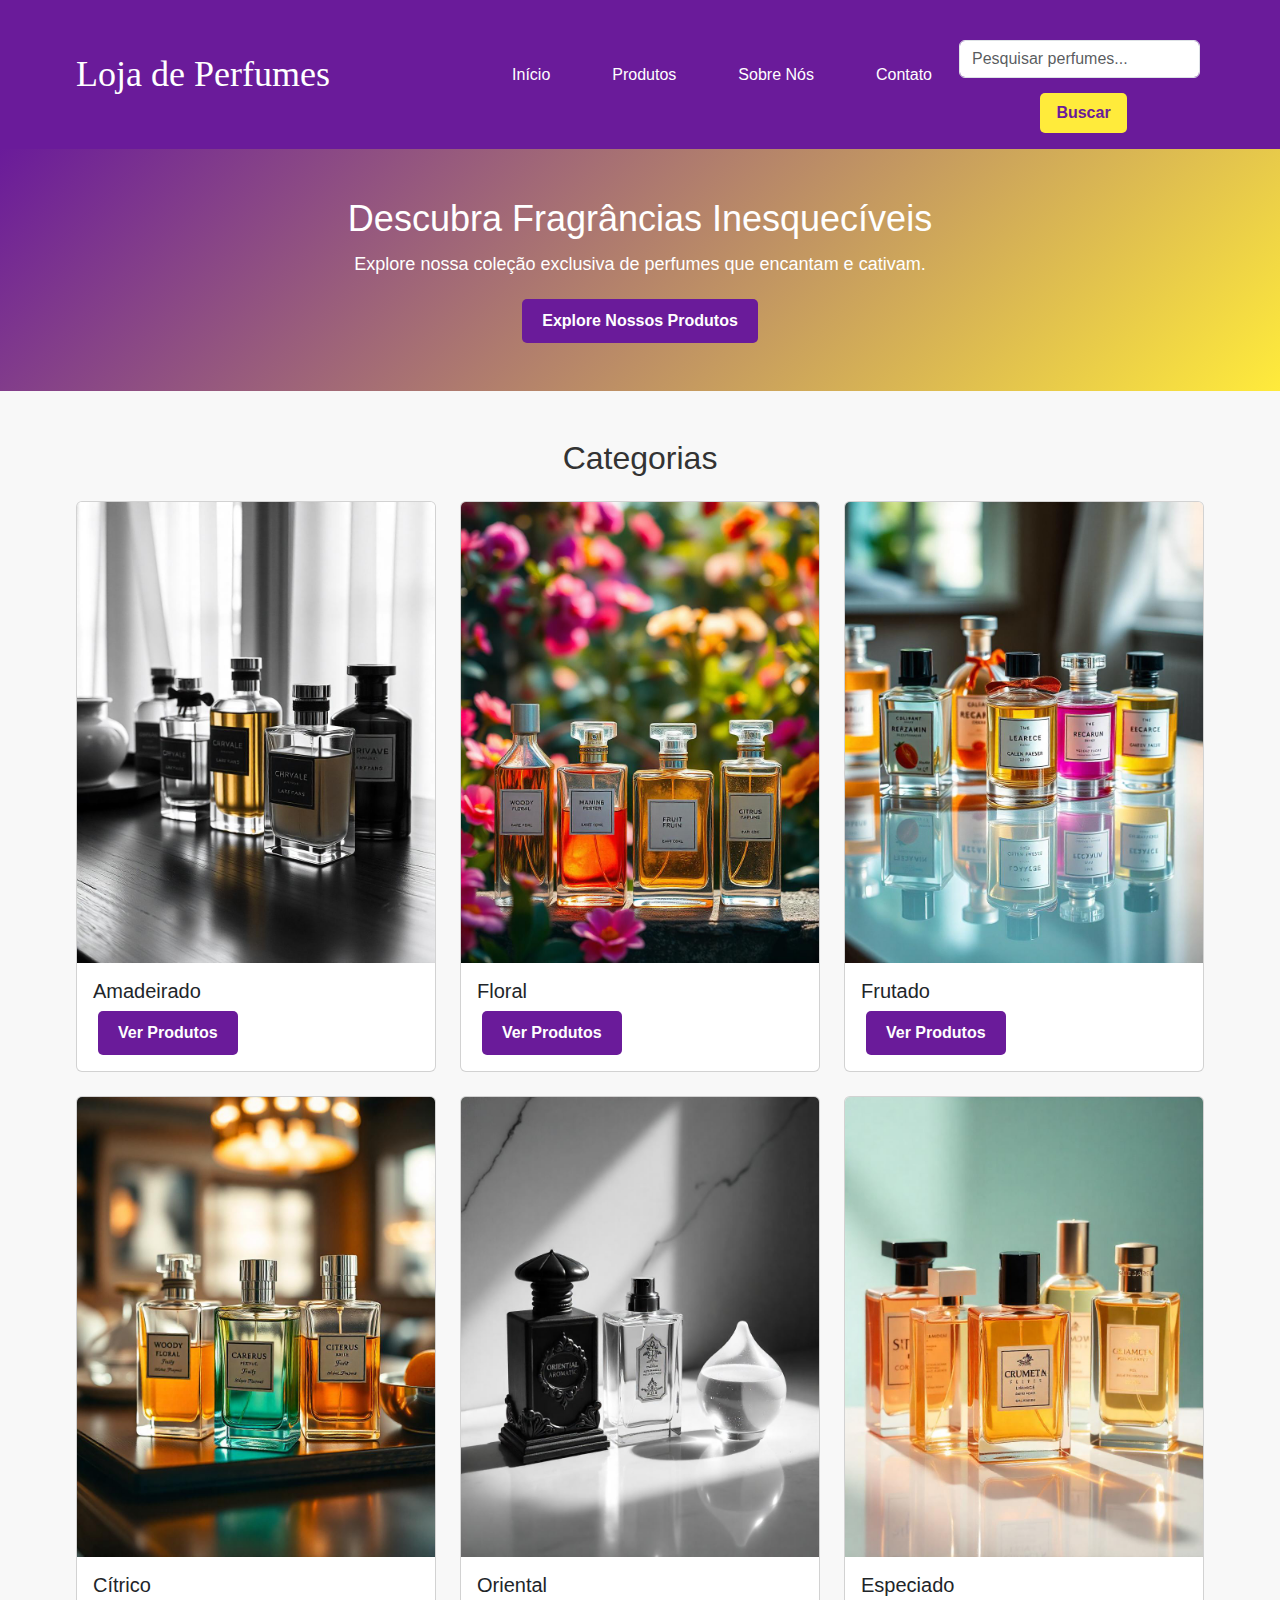
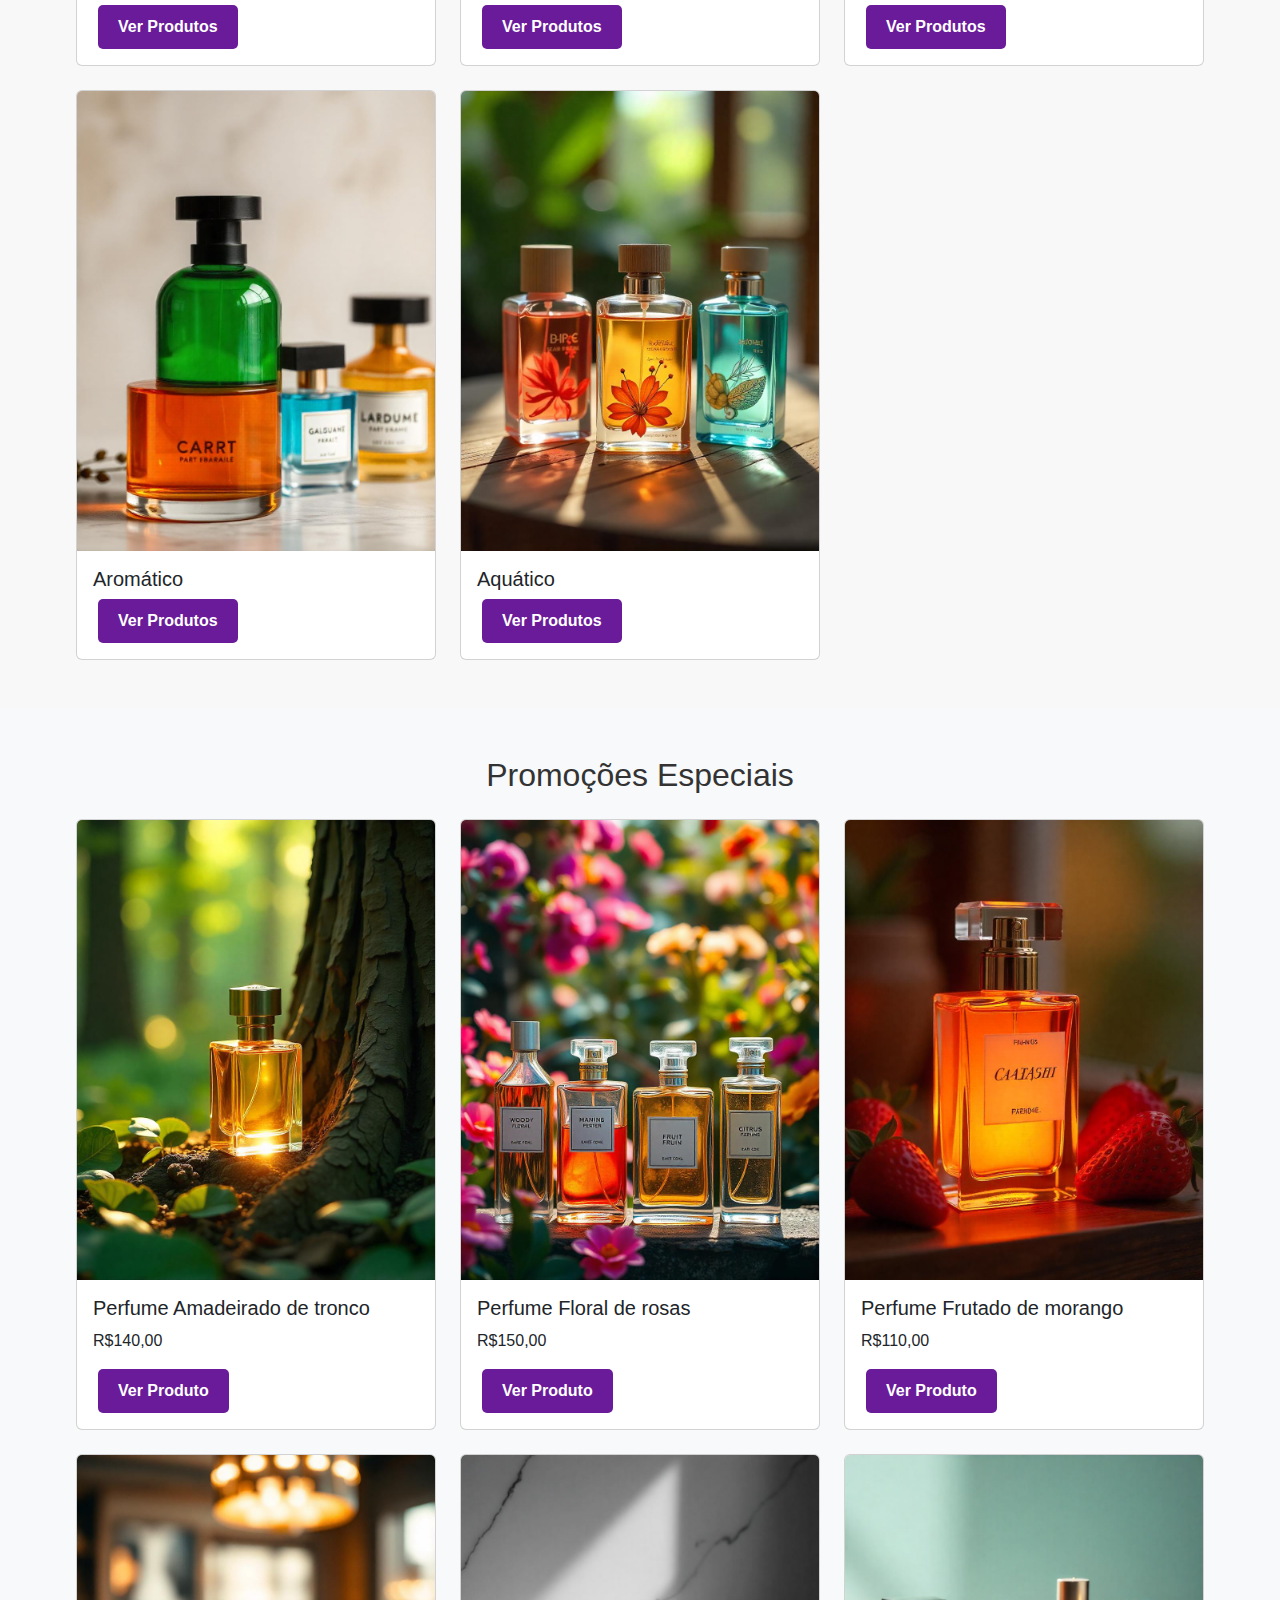
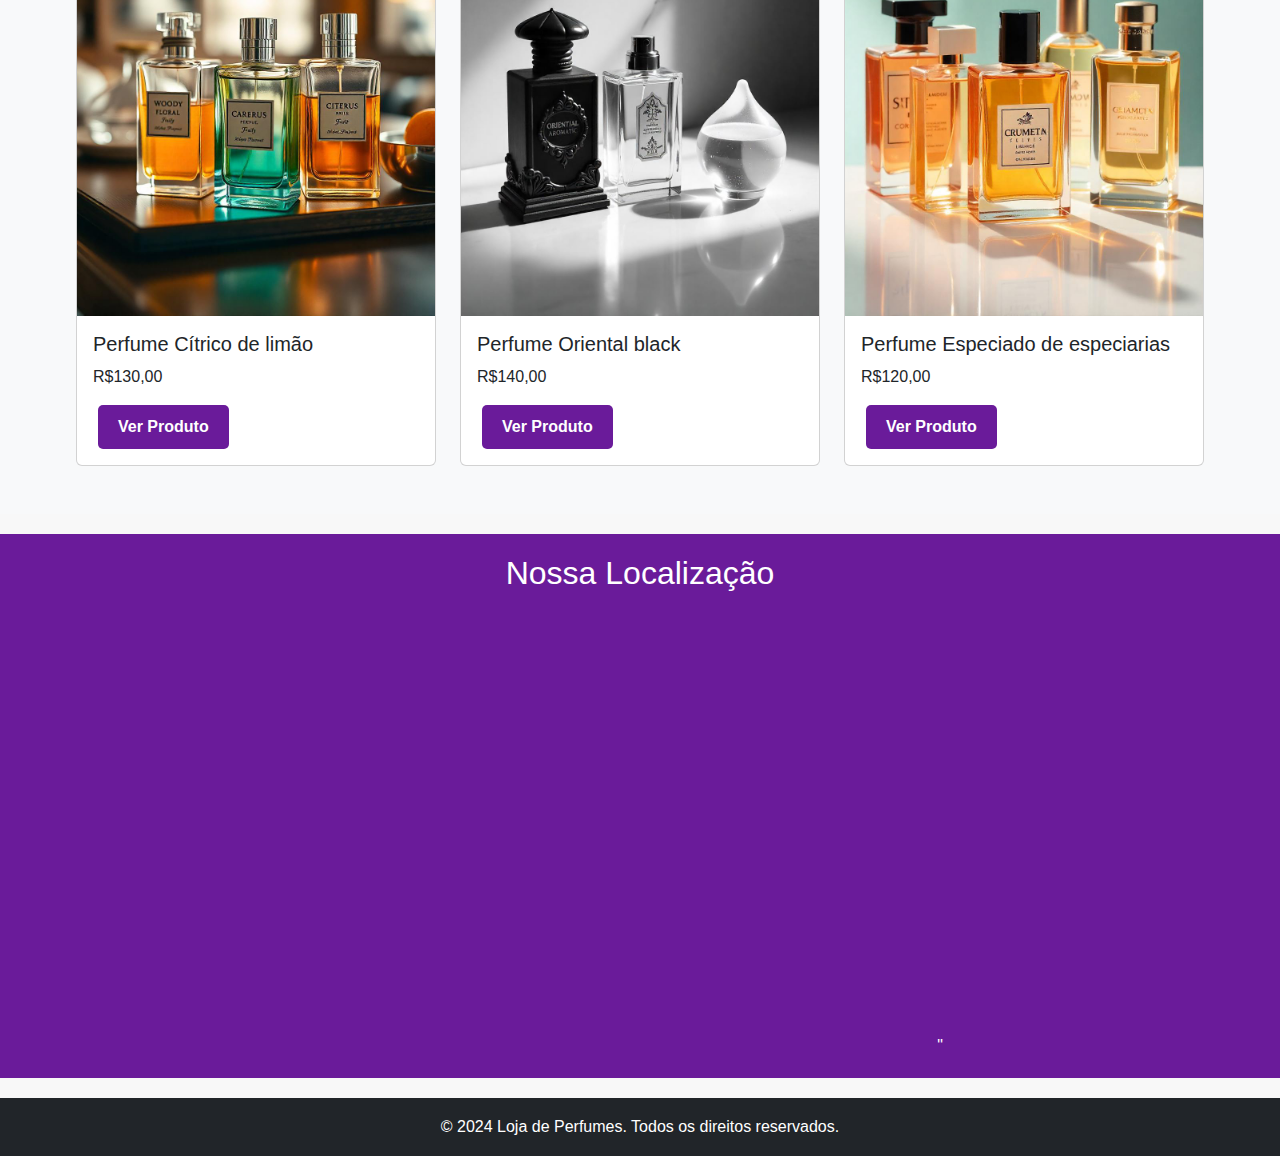
<file: proj_perfume/index.html>
<!DOCTYPE html>
<html lang="pt-br">
<head>
    <meta charset="UTF-8">
    <meta name="viewport" content="width=device-width, initial-scale=1.0">
    <meta name="description" content="Loja de perfumes com uma coleção exclusiva de fragrâncias amadeiradas, florais e frutadas.">
    <title>Loja de Perfumes</title>
    <link href="https://cdn.jsdelivr.net/npm/bootstrap@5.3.3/dist/css/bootstrap.min.css" rel="stylesheet">
    <link rel="stylesheet" href="styles.css"> 
</head>
<body>
    <header class="bg-primary text-white py-3" style="background-color: #6e1ca0;">
        <div class="container d-flex justify-content-between align-items-center">
            <h1 class="mb-0">Loja de Perfumes</h1>
            <!-- Barra de navegação com Bootstrap -->
            <nav class="d-flex align-items-center">
                <ul class="nav mb-0">
                    <li class="nav-item">
                        <a href="index.html" class="nav-link text-white">Início</a>
                    </li>
                    <li class="nav-item">
                        <a href="produtos.html" class="nav-link text-white">Produtos</a>
                    </li>
                    <li class="nav-item">
                        <a href="sobre.html" class="nav-link text-white">Sobre Nós</a>
                    </li>
                    <li class="nav-item">
                        <a href="contato.html" class="nav-link text-white">Contato</a>
                    </li>
                </ul>
                
                <form action="pesquisa.html" method="get" class="d-flex mt-4">
                    <input class="form-control me-2" type="search" placeholder="Pesquisar perfumes..." aria-label="Pesquisar" name="search" required>
                    <button class="btn btn-outline-success" type="submit">Buscar</button>
                </form>
            
            </nav>
        </div>
    </header>
    

    <main>
        <!-- Hero Section -->
        <section class="hero bg-light py-5">
            <div class="container text-center">
                <h2>Descubra Fragrâncias Inesquecíveis</h2>
                <p>Explore nossa coleção exclusiva de perfumes que encantam e cativam.</p>
                <a href="produtos.html" class="btn btn-primary">Explore Nossos Produtos</a>
            </div>
        </section>

        <!-- Categorias -->
        <section class="categories py-5">
            <div class="container">
                <h2 class="text-center mb-4">Categorias</h2>
                <div class="row row-cols-1 row-cols-md-3 g-4">
                    <div class="col">
                        <div class="card">
                            <img src="img/img1.jpeg" class="card-img-top" alt="Perfume Amadeirado">
                            <div class="card-body">
                                <h5 class="card-title">Amadeirado</h5>
                                <a href="produtos.html" class="btn btn-primary">Ver Produtos</a>
                            </div>
                        </div>
                    </div>
                    <div class="col">
                        <div class="card">
                            <img src="img/img2.jpeg" class="card-img-top" alt="Perfume Floral">
                            <div class="card-body">
                                <h5 class="card-title">Floral</h5>
                                <a href="produtos.html" class="btn btn-primary">Ver Produtos</a>
                            </div>
                        </div>
                    </div>
                    <div class="col">
                        <div class="card">
                            <img src="img/img3.jpeg" class="card-img-top" alt="Perfume Frutado">
                            <div class="card-body">
                                <h5 class="card-title">Frutado</h5>
                                <a href="produtos.html" class="btn btn-primary">Ver Produtos</a>
                            </div>
                        </div>
                    </div>
                    <div class="col">
                        <div class="card">
                            <img src="img/img4.jpeg" class="card-img-top" alt="Perfume Cítrico">
                            <div class="card-body">
                                <h5 class="card-title">Cítrico</h5>
                                <a href="produtos.html" class="btn btn-primary">Ver Produtos</a>
                            </div>
                        </div>
                    </div>
                    <div class="col">
                        <div class="card">
                            <img src="img/img5.jpeg" class="card-img-top" alt="Perfume Oriental">
                            <div class="card-body">
                                <h5 class="card-title">Oriental</h5>
                                <a href="produtos.html" class="btn btn-primary">Ver Produtos</a>
                            </div>
                        </div>
                    </div>
                    <div class="col">
                        <div class="card">
                            <img src="img/img6.jpeg" class="card-img-top" alt="Perfume Especiado">
                            <div class="card-body">
                                <h5 class="card-title">Especiado</h5>
                                <a href="produtos.html" class="btn btn-primary">Ver Produtos</a>
                            </div>
                        </div>
                    </div>
                    <div class="col">
                        <div class="card">
                            <img src="img/img7.jpeg" class="card-img-top" alt="Perfume Aromático">
                            <div class="card-body">
                                <h5 class="card-title">Aromático</h5>
                                <a href="produtos.html" class="btn btn-primary">Ver Produtos</a>
                            </div>
                        </div>
                    </div>
                    <div class="col">
                        <div class="card">
                            <img src="img/img8.jpeg" class="card-img-top" alt="Perfume Aquático">
                            <div class="card-body">
                                <h5 class="card-title">Aquático</h5>
                                <a href="produtos.html" class="btn btn-primary">Ver Produtos</a>
                            </div>
                        </div>
                    </div>
                </div>
            </div>
        </section>

        <!-- Promoções -->
        <section class="promotions py-5 bg-light">
            <div class="container">
                <h2 class="text-center mb-4">Promoções Especiais</h2>
                <div class="row row-cols-1 row-cols-md-3 g-4">
                    <div class="col">
                        <div class="card">
                            <img src="img/imgtronco.jpeg" class="card-img-top" alt="Perfume Promoção 1">
                            <div class="card-body">
                                <h5 class="card-title">Perfume Amadeirado de tronco</h5>
                                <p class="card-text">R$140,00</p>
                                <a href="produtos.html" class="btn btn-primary">Ver Produto</a>
                            </div>
                        </div>
                    </div>
                    <div class="col">
                        <div class="card">
                            <img src="img/img2.jpeg" class="card-img-top" alt="Perfume Promoção 2">
                            <div class="card-body">
                                <h5 class="card-title">Perfume Floral de rosas</h5>
                                <p class="card-text">R$150,00</p>
                                <a href="produtos.html" class="btn btn-primary">Ver Produto</a>
                            </div>
                        </div>
                    </div>
                    <div class="col">
                        <div class="card">
                            <img src="img/imgmorango.jpeg" class="card-img-top" alt="Perfume Promoção 3">
                            <div class="card-body">
                                <h5 class="card-title">Perfume Frutado de morango</h5>
                                <p class="card-text">R$110,00</p>
                                <a href="produtos.html" class="btn btn-primary">Ver Produto</a>
                            </div>
                        </div>
                    </div>
                    <div class="col">
                        <div class="card">
                            <img src="img/img4.jpeg" class="card-img-top" alt="Perfume Promoção 4">
                            <div class="card-body">
                                <h5 class="card-title">Perfume Cítrico de limão</h5>
                                <p class="card-text">R$130,00</p>
                                <a href="produtos.html" class="btn btn-primary">Ver Produto</a>
                            </div>
                        </div>
                    </div>
                    <div class="col">
                        <div class="card">
                            <img src="img/img5.jpeg" class="card-img-top" alt="Perfume Promoção 5">
                            <div class="card-body">
                                <h5 class="card-title">Perfume Oriental black</h5>
                                <p class="card-text">R$140,00</p>
                                <a href="produtos.html" class="btn btn-primary">Ver Produto</a>
                            </div>
                        </div>
                    </div>
                    <div class="col">
                        <div class="card">
                            <img src="img/img6.jpeg" class="card-img-top" alt="Perfume Promoção 6">
                            <div class="card-body">
                                <h5 class="card-title">Perfume Especiado de especiarias</h5>
                                <p class="card-text">R$120,00</p>
                                <a href="produtos.html" class="btn btn-primary">Ver Produto</a>
                            </div>
                        </div>
                    </div>
                </div>
            </div>
        </section>
    </main>

    <footer>
        <div class="container">
            <h2>Nossa Localização</h2>
            <!-- Google Maps -->
            <div class="map-container">
                <iframe src="https://www.google.com/maps/embed?pb=!1m18!1m12!1m3!1d30715.745386263574!2d-47.874646780691336!3d-15.77924900747581!2m3!1f0!2f0!3f0!3m2!1i1024!2i768!4f13.1!3m3!1m2!1s0x935a3a46ff7ee93f%3A0xaceeb379d23571b7!2sCEUB!5e0!3m2!1spt-BR!2sbr!4v1729637835652!5m2!1spt-BR!2sbr" 
                width="600" 
                height="450" 
                style="border:0;" 
                allowfullscreen="" 
                loading="lazy" 
                referrerpolicy="no-referrer-when-downgrade">
                </iframe>" 
                    
                </div>
        </div>
    </footer>

    <footer class="bg-dark text-white py-3">
        <div class="container text-center">
            <p>&copy; 2024 Loja de Perfumes. Todos os direitos reservados.</p>
        </div>
    </footer>

    <!-- Scripts do Bootstrap -->
    <script src="https://cdn.jsdelivr.net/npm/bootstrap@5.3.3/dist/js/bootstrap.bundle.min.js"></script>
    <script>
        document.getElementById('search-form').addEventListener('submit', function(e) {
            e.preventDefault(); // Impede o envio do formulário

            let searchTerm = document.getElementById('search-input').value.toLowerCase(); // Captura o valor digitado e converte para minúsculas
            let products = document.querySelectorAll('.card'); // Seleciona todos os cards de produtos

            products.forEach(function(product) {
                let productName = product.querySelector('.card-title').textContent.toLowerCase(); // Nome do produto

                if (productName.includes(searchTerm)) {
                    product.style.display = 'block'; // Exibe os produtos que correspondem ao termo de busca
                } else {
                    product.style.display = 'none'; // Esconde os que não correspondem
                }
            });
        });
    </script>
</body>
</html>
</file>
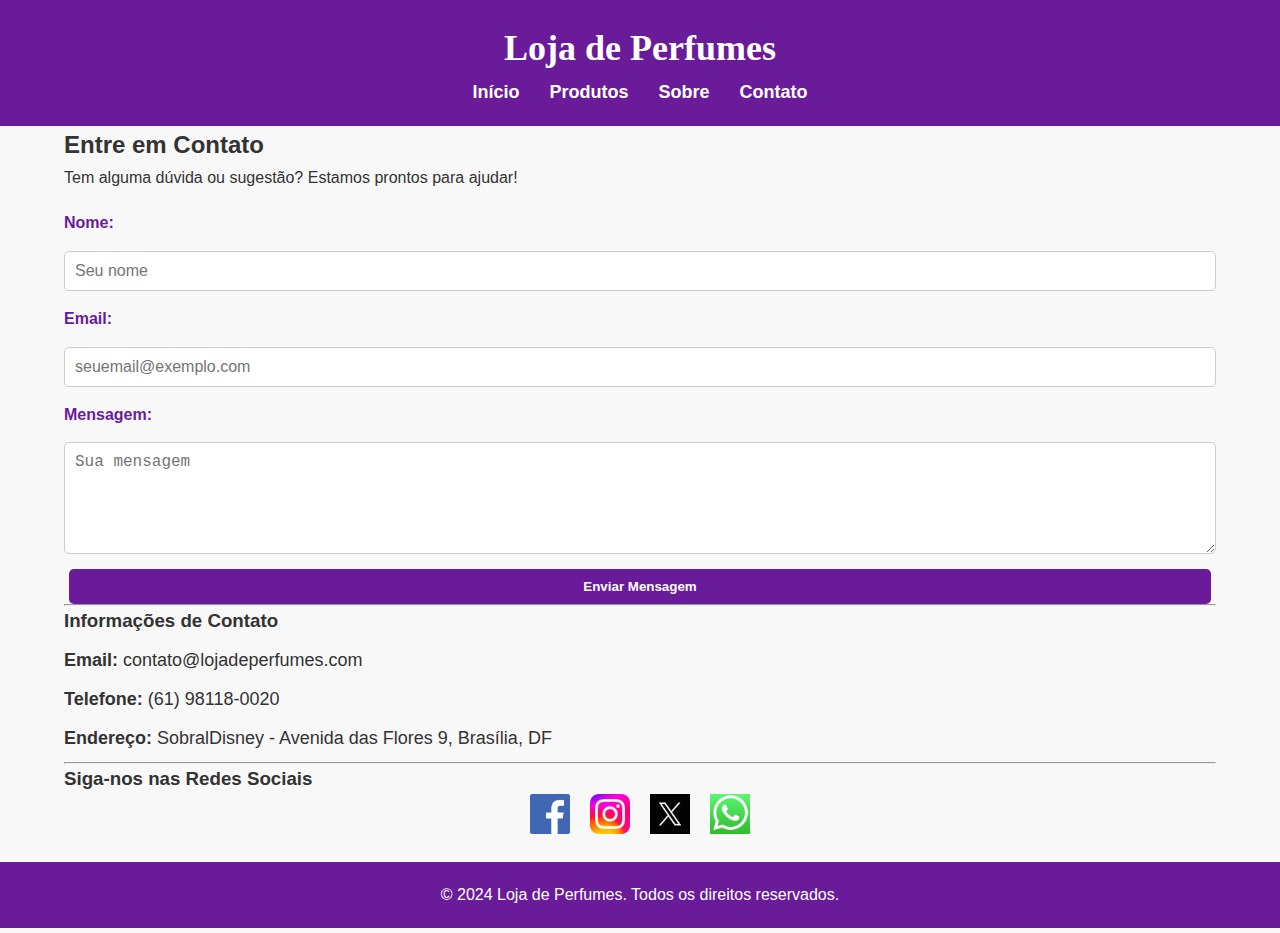
<file: proj_perfume/contato.html>
<!DOCTYPE html>
<html lang="pt-br">
<head>
    <meta charset="UTF-8">
    <meta name="viewport" content="width=device-width, initial-scale=1.0">
    <title>Contato - Loja de Perfumes</title>
    <meta name="description" content="Entre em contato com a Loja de Perfumes para dúvidas e sugestões.">
    <meta name="keywords" content="contato, loja de perfumes, dúvidas, sugestões">
    <link rel="stylesheet" href="styles.css">
</head>
<body>
    <header>
        <div class="container">
            <h1>Loja de Perfumes</h1>
            <nav>
                <ul>
                    <li><a href="index.html">Início</a></li>
                    <li><a href="produtos.html">Produtos</a></li>
                    <li><a href="sobre.html">Sobre</a></li>
                    <li><a href="contato.html">Contato</a></li>
                </ul>
            </nav>
        </div>
    </header>

    <main>
        <section class="contato">
            <div class="container">
                <h2>Entre em Contato</h2>
                <p>Tem alguma dúvida ou sugestão? Estamos prontos para ajudar!</p>
                
                <!-- Formulário de Contato -->
                <form>
                    <label for="nome">Nome:</label>
                    <input type="text" id="nome" name="nome" placeholder="Seu nome" required>
                    
                    <label for="email">Email:</label>
                    <input type="email" id="email" name="email" placeholder="seuemail@exemplo.com" required>
                    
                    <label for="mensagem">Mensagem:</label>
                    <textarea id="mensagem" name="mensagem" rows="5" placeholder="Sua mensagem" required></textarea>
                    
                    <button type="submit" class="btn">Enviar Mensagem</button>
                </form>
                
                <hr>
                
                <!-- Informações de Contato -->
                <h3>Informações de Contato</h3>
                <div class="contact-info">
                    <p><strong>Email:</strong> contato@lojadeperfumes.com</p>
                    <p><strong>Telefone:</strong> (61) 98118-0020</p>
                    <p><strong>Endereço:</strong> SobralDisney - Avenida das Flores 9, Brasília, DF</p>
                </div>
                
                <hr>
                
                <!-- Redes Sociais -->
                <h3>Siga-nos nas Redes Sociais</h3>
                <ul class="social-media">
                    <li><a href="https://www.facebook.com" target="_blank"><img src="img/facebook.png" alt="Facebook"></a></li>
                    <li><a href="https://www.instagram.com" target="_blank"><img src="img/instagram.jpeg" alt="Instagram"></a></li>
                    <li><a href="https://www.twitter.com" target="_blank"><img src="img/twitter.png" alt="Twitter"></a></li>
                    <li><a href="https://web.whatsapp.com" target="_blank"><img src="img/whatsapp.jpeg" alt="Whatsapp"></a></li>
                </ul>
            </div>
        </section>
    </main>

    <footer>
        <div class="container">
            <p>&copy; 2024 Loja de Perfumes. Todos os direitos reservados.</p>
        </div>
    </footer>
</body>
</html>
</file>
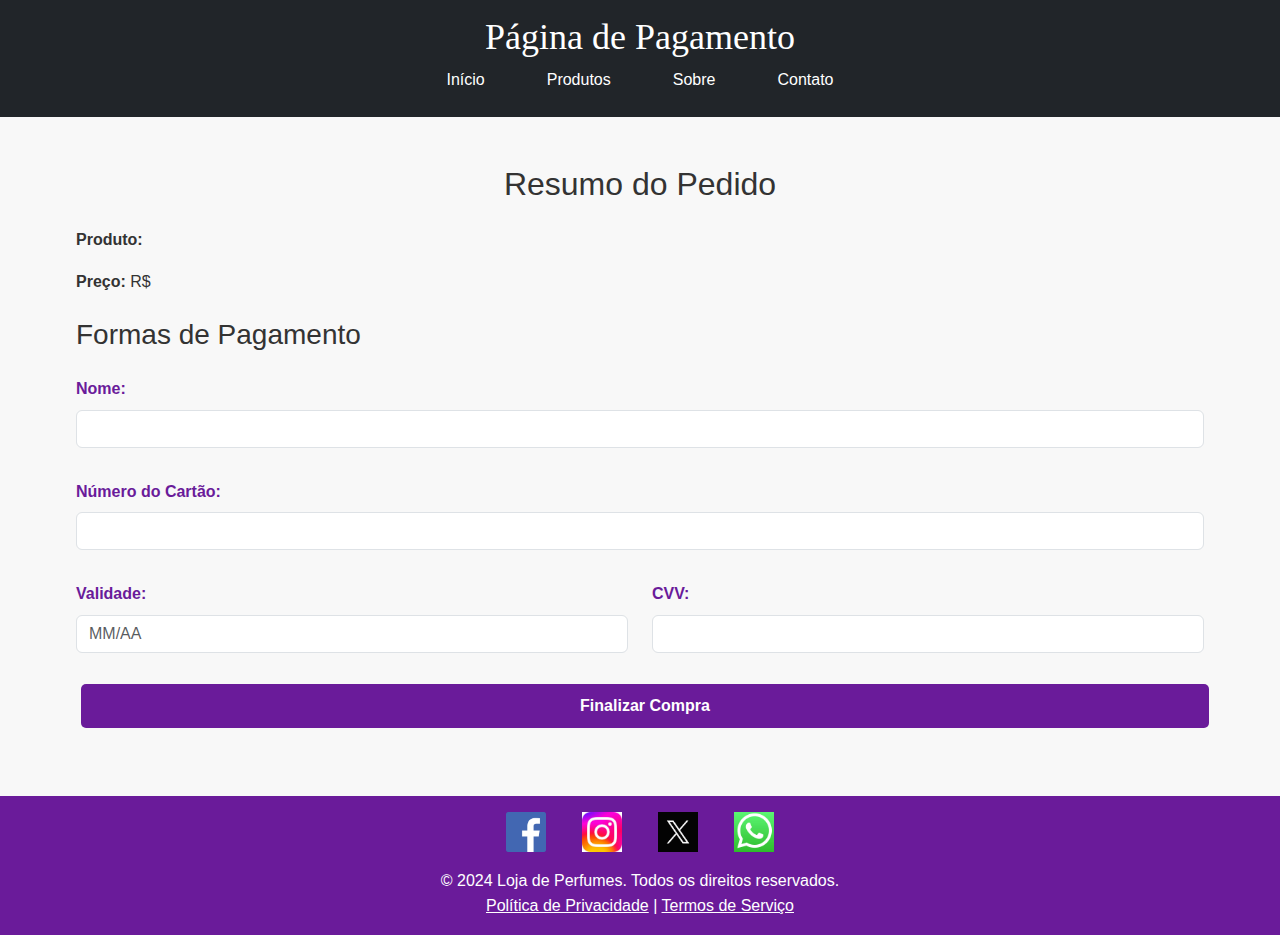
<file: proj_perfume/pagamento.html>
<!DOCTYPE html>
<html lang="pt-br">
<head>
    <meta charset="UTF-8">
    <meta name="viewport" content="width=device-width, initial-scale=1.0">
    <title>Página de Pagamento - Loja de Perfumes</title>
    <link href="https://cdn.jsdelivr.net/npm/bootstrap@5.3.0-alpha1/dist/css/bootstrap.min.css" rel="stylesheet">
    <link rel="stylesheet" href="styles.css">
</head>
<body>
    <header class="bg-dark text-white py-3">
        <div class="container">
            <h1 class="mb-0">Página de Pagamento</h1>
            <nav>
                <ul class="nav">
                    <li class="nav-item"><a class="nav-link text-white" href="index.html">Início</a></li>
                    <li class="nav-item"><a class="nav-link text-white" href="produtos.html">Produtos</a></li>
                    <li class="nav-item"><a class="nav-link text-white" href="sobre.html">Sobre</a></li>
                    <li class="nav-item"><a class="nav-link text-white" href="contato.html">Contato</a></li>
                </ul>
            </nav>
        </div>
    </header>

    <section class="pagamento py-5">
        <div class="container">
            <h2 class="text-center mb-4">Resumo do Pedido</h2>
            <div id="resumo" class="mb-4">
                <p><strong>Produto:</strong> <span id="produto"></span></p>
                <p><strong>Preço:</strong> R$<span id="preco"></span></p>
            </div>

            <h3 class="mb-4">Formas de Pagamento</h3>
            <form action="#" method="POST">
                <div class="mb-3">
                    <label for="nome" class="form-label">Nome:</label>
                    <input type="text" id="nome" name="nome" class="form-control" required>
                </div>

                <div class="mb-3">
                    <label for="cartao" class="form-label">Número do Cartão:</label>
                    <input type="text" id="cartao" name="cartao" class="form-control" required>
                </div>

                <div class="row mb-3">
                    <div class="col-6">
                        <label for="validade" class="form-label">Validade:</label>
                        <input type="text" id="validade" name="validade" class="form-control" required placeholder="MM/AA">
                    </div>
                    <div class="col-6">
                        <label for="cvv" class="form-label">CVV:</label>
                        <input type="text" id="cvv" name="cvv" class="form-control" required>
                    </div>
                </div>

                <button type="submit" class="btn btn-primary w-100">Finalizar Compra</button>
            </form>
        </div>
    </section>

    <footer class="bg-primary text-white py-3">
        <div class="container text-center">
            <ul class="social-media list-unstyled d-flex justify-content-center mb-3">
                <li class="mx-2"><a href="#"><img src="img/facebook.png" alt="Facebook"></a></li>
                <li class="mx-2"><a href="#"><img src="img/instagram.jpeg" alt="Instagram"></a></li>
                <li class="mx-2"><a href="#"><img src="img/twitter.png" alt="Twitter"></a></li>
                <li class="mx-2"><a href="#"><img src="img/whatsapp.jpeg" alt="Whatsapp"></a></li>
            </ul>
            <p class="container">&copy; 2024 Loja de Perfumes. Todos os direitos reservados.</p>
            <p class="container"><a href="politica-privacidade.html" class="text-white">Política de Privacidade</a> | <a href="termos-servico.html" class="text-white">Termos de Serviço</a></p>
        </div>
    </footer>
    

    <script>
        // Captura os parâmetros da URL
        const params = new URLSearchParams(window.location.search);
        const produto = params.get('produto');
        const preco = params.get('preco');

        // Atualiza os elementos no resumo do pedido
        document.getElementById('produto').textContent = produto;
        document.getElementById('preco').textContent = preco;
    </script>

    <script src="https://cdn.jsdelivr.net/npm/bootstrap@5.3.0-alpha1/dist/js/bootstrap.bundle.min.js"></script>
</body>
</html>
</file>
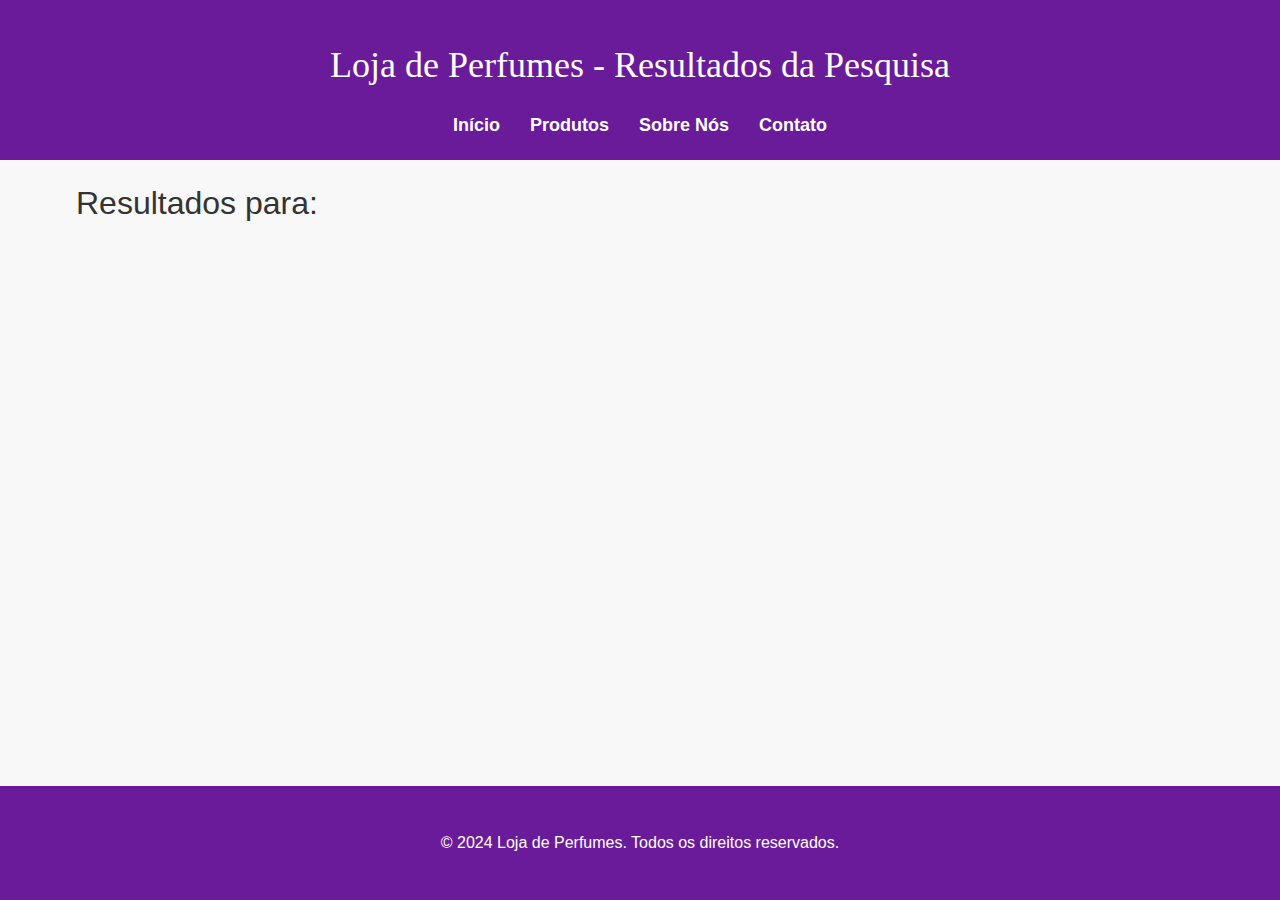
<file: proj_perfume/pesquisa.html>
<!DOCTYPE html>
<html lang="pt-br">
<head>
    <meta charset="UTF-8">
    <meta name="viewport" content="width=device-width, initial-scale=1.0">
    <title>Resultados da Pesquisa</title>
    <link href="https://cdn.jsdelivr.net/npm/bootstrap@5.3.0-alpha1/dist/css/bootstrap.min.css" rel="stylesheet" />
    <link rel="stylesheet" href="styles.css">
</head>
<body>

    <!-- Header -->
    <header>
        <div class="container">
            <h1 class="my-4">Loja de Perfumes - Resultados da Pesquisa</h1>
            <!-- Barra de navegação mantida no formato original -->
            <nav>
                <ul class="nav" style="list-style-type: none; padding-left: 0;">
                    <li style="display: inline; margin-right: 15px;"><a href="index.html" class="text-decoration-none">Início</a></li>
                    <li style="display: inline; margin-right: 15px;"><a href="produtos.html" class="text-decoration-none">Produtos</a></li>
                    <li style="display: inline; margin-right: 15px;"><a href="sobre.html" class="text-decoration-none">Sobre Nós</a></li>
                    <li style="display: inline;"><a href="contato.html" class="text-decoration-none">Contato</a></li>
                </ul>
            </nav>
        </div>
    </header>



    <!-- Main Content -->
    <main>
        <div class="container">
            <h2 class="my-4">Resultados para: <span id="query"></span></h2>
            <div id="resultados" class="list-group"></div>
        </div>
    </main>

    <!-- Footer -->
    <footer>
        <div class="container text-center">
            <p class="my-4">&copy; 2024 Loja de Perfumes. Todos os direitos reservados.</p>
        </div>
    </footer>

    <!-- Script -->
    <script>
        // Obtém o parâmetro da query string (a pesquisa realizada)
        const params = new URLSearchParams(window.location.search);
        const searchQuery = params.get('search');

        // Exibe o termo pesquisado
        document.getElementById('query').textContent = searchQuery;

        // Simulação de uma lista de produtos para demonstrar a pesquisa
        const produtos = [
            { nome: "Perfume Amadeirado", categoria: "Amadeirado" },
            { nome: "Perfume Floral", categoria: "Floral" },
            { nome: "Perfume Frutado", categoria: "Frutado" },
            { nome: "Perfume Cítrico", categoria: "Cítrico" },
            { nome: "Perfume Oriental", categoria: "Oriental" },
            { nome: "Perfume Especiado", categoria: "Especiado" }
        ];

        // Filtra os produtos com base na busca do usuário
        const resultados = produtos.filter(produto => 
            produto.nome.toLowerCase().includes(searchQuery.toLowerCase())
            );

// Exibe os resultados filtrados
const resultadosContainer = document.getElementById('resultados');

if (resultados.length > 0) {
    resultados.forEach(produto => {
        const item = document.createElement('a');
        item.href = 'produtos.html'; // Redireciona para a página de produtos
        item.classList.add('list-group-item', 'list-group-item-action');
        item.textContent = produto.nome;
        resultadosContainer.appendChild(item);
    });
} else {
    const noResults = document.createElement('p');
    noResults.textContent = 'Nenhum resultado encontrado para sua pesquisa.';
    resultadosContainer.appendChild(noResults);
}
</script>

<!-- Scripts do Bootstrap -->
<script src="https://cdn.jsdelivr.net/npm/bootstrap@5.3.3/dist/js/bootstrap.bundle.min.js"></script>
</body>
</html>
</file>
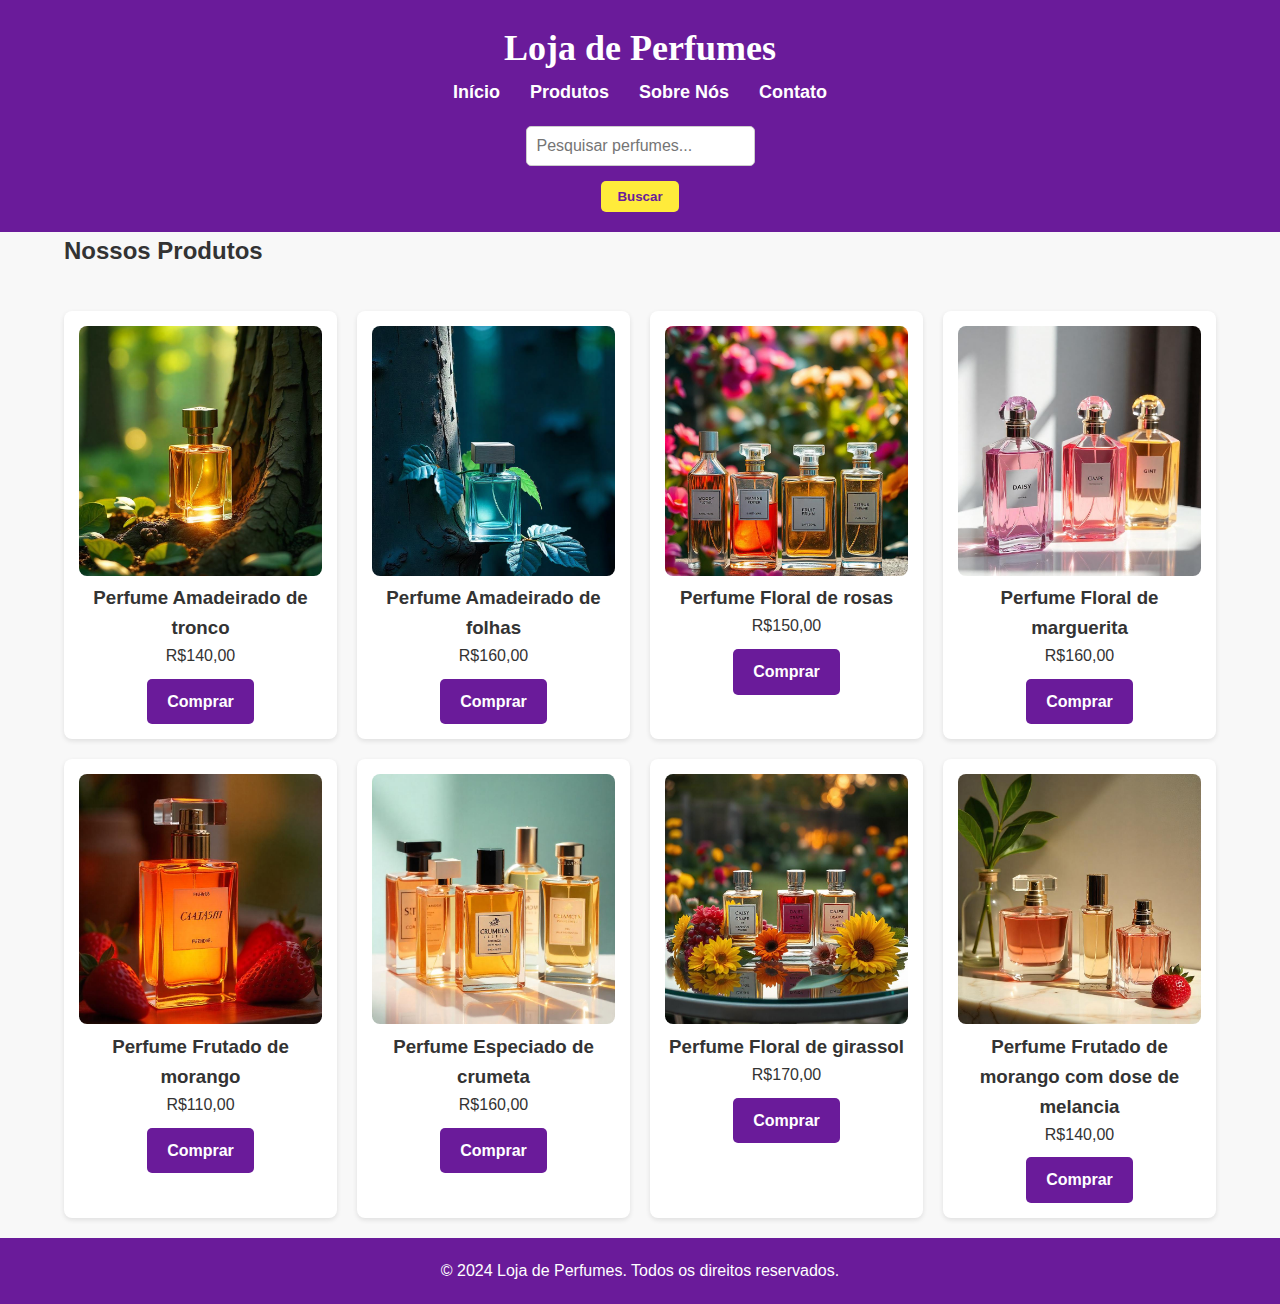
<file: proj_perfume/produtos.html>
<!DOCTYPE html>
<html lang="pt-br">
<head>
    <meta charset="UTF-8">
    <meta name="viewport" content="width=device-width, initial-scale=1.0">
    <title>Produtos - Loja de Perfumes</title>
    <link rel="stylesheet" href="styles.css">
</head>
<body>
    <header class="bg-primary text-white py-3">
        <div class="container d-flex justify-content-between align-items-center">
            <h1 class="mb-0">Loja de Perfumes</h1>
            <!-- Barra de navegação com Bootstrap -->
            <nav class="d-flex align-items-center">
                <ul class="nav mb-0">
                    <li class="nav-item">
                        <a href="index.html" class="nav-link text-white">Início</a>
                    </li>
                    <li class="nav-item">
                        <a href="produtos.html" class="nav-link text-white">Produtos</a>
                    </li>
                    <li class="nav-item">
                        <a href="sobre.html" class="nav-link text-white">Sobre Nós</a>
                    </li>
                    <li class="nav-item">
                        <a href="contato.html" class="nav-link text-white">Contato</a>
                    </li>
                </ul>
                <!-- Barra de Busca -->
                <form action="pesquisa.html" method="get" class="d-flex mt-4">
                    <input class="form-control me-2" type="search" placeholder="Pesquisar perfumes..." aria-label="Pesquisar" name="search" required>
                    <button class="btn btn-outline-success" type="submit">Buscar</button>
                </form>

            </nav>
        </div>
    </header>
    

    <section class="produtos">
        <div class="container">
            <h2>Nossos Produtos</h2>
            <div class="product-grid">
                <!-- Amadeirados -->
                <div class="product-item">
                    <img src="img/imgtronco.jpeg" alt="Perfume Amadeirado">
                    <h3>Perfume Amadeirado de tronco</h3>
                    <p>R$140,00</p>
                    <div class="btn-container">
                        <a href="pagamento.html?produto=Perfume%20Amadeirado%201&preco=120" class="btn">Comprar</a>
                    </div>
                </div>
                <div class="product-item">
                    <img src="img/imgfolha.jpeg" alt="Perfume Amadeirado">
                    <h3>Perfume Amadeirado de folhas</h3>
                    <p>R$160,00</p>
                    <div class="btn-container">
                        <a href="pagamento.html?produto=Perfume%20Amadeirado%202&preco=140" class="btn">Comprar</a>
                    </div>
                </div>

                <!-- Florais -->
                <div class="product-item">
                    <img src="img/img2.jpeg" alt="Perfume Floral">
                    <h3>Perfume Floral de rosas</h3>
                    <p>R$150,00</p>
                    <div class="btn-container">
                        <a href="pagamento.html?produto=Perfume%20Floral%201&preco=150" class="btn">Comprar</a>
                    </div>
                </div>
                <div class="product-item">
                    <img src="img/imgmarguerita.jpeg" alt="Perfume Floral">
                    <h3>Perfume Floral de marguerita</h3>
                    <p>R$160,00</p>
                    <div class="btn-container">
                        <a href="pagamento.html?produto=Perfume%20Floral%202&preco=160" class="btn">Comprar</a>
                    </div>
                </div>

                <!-- Frutados -->
                <div class="product-item">
                    <img src="img/imgmorango.jpeg" alt="Perfume Frutado">
                    <h3>Perfume Frutado de morango</h3>
                    <p>R$110,00</p>
                    <div class="btn-container">
                        <a href="pagamento.html?produto=Perfume%20Frutado%201&preco=110" class="btn">Comprar</a>
                    </div>
                </div>
                <div class="product-item">
                    <img src="img/img6.jpeg" alt="Perfume Frutado">
                    <h3>Perfume Especiado de crumeta</h3>
                    <p>R$160,00</p>
                    <div class="btn-container">
                        <a href="pagamento.html?produto=Perfume%20Frutado%202&preco=130" class="btn">Comprar</a>
                    </div>
                </div>

                <!-- Outros Produtos -->
                <div class="product-item">
                    <img src="img/imggirassol.jpeg" alt="Perfume Floral">
                    <h3>Perfume Floral de girassol</h3>
                    <p>R$170,00</p>
                    <div class="btn-container">
                        <a href="pagamento.html?produto=Perfume%20Floral%203&preco=170" class="btn">Comprar</a>
                    </div>
                </div>
                <div class="product-item">
                    <img src="img/imgmelancia.jpeg" alt="Perfume Frutado">
                    <h3>Perfume Frutado de morango com dose de melancia</h3>
                    <p>R$140,00</p>
                    <div class="btn-container">
                        <a href="pagamento.html?produto=Perfume%20Frutado%203&preco=140" class="btn">Comprar</a>
                    </div>
                </div>
            </div>
        </div>
    </section>

    <footer>
        <div class="container">
            <p>&copy; 2024 Loja de Perfumes. Todos os direitos reservados.</p>
        </div>
    </footer>
</body>
</html>
</file>
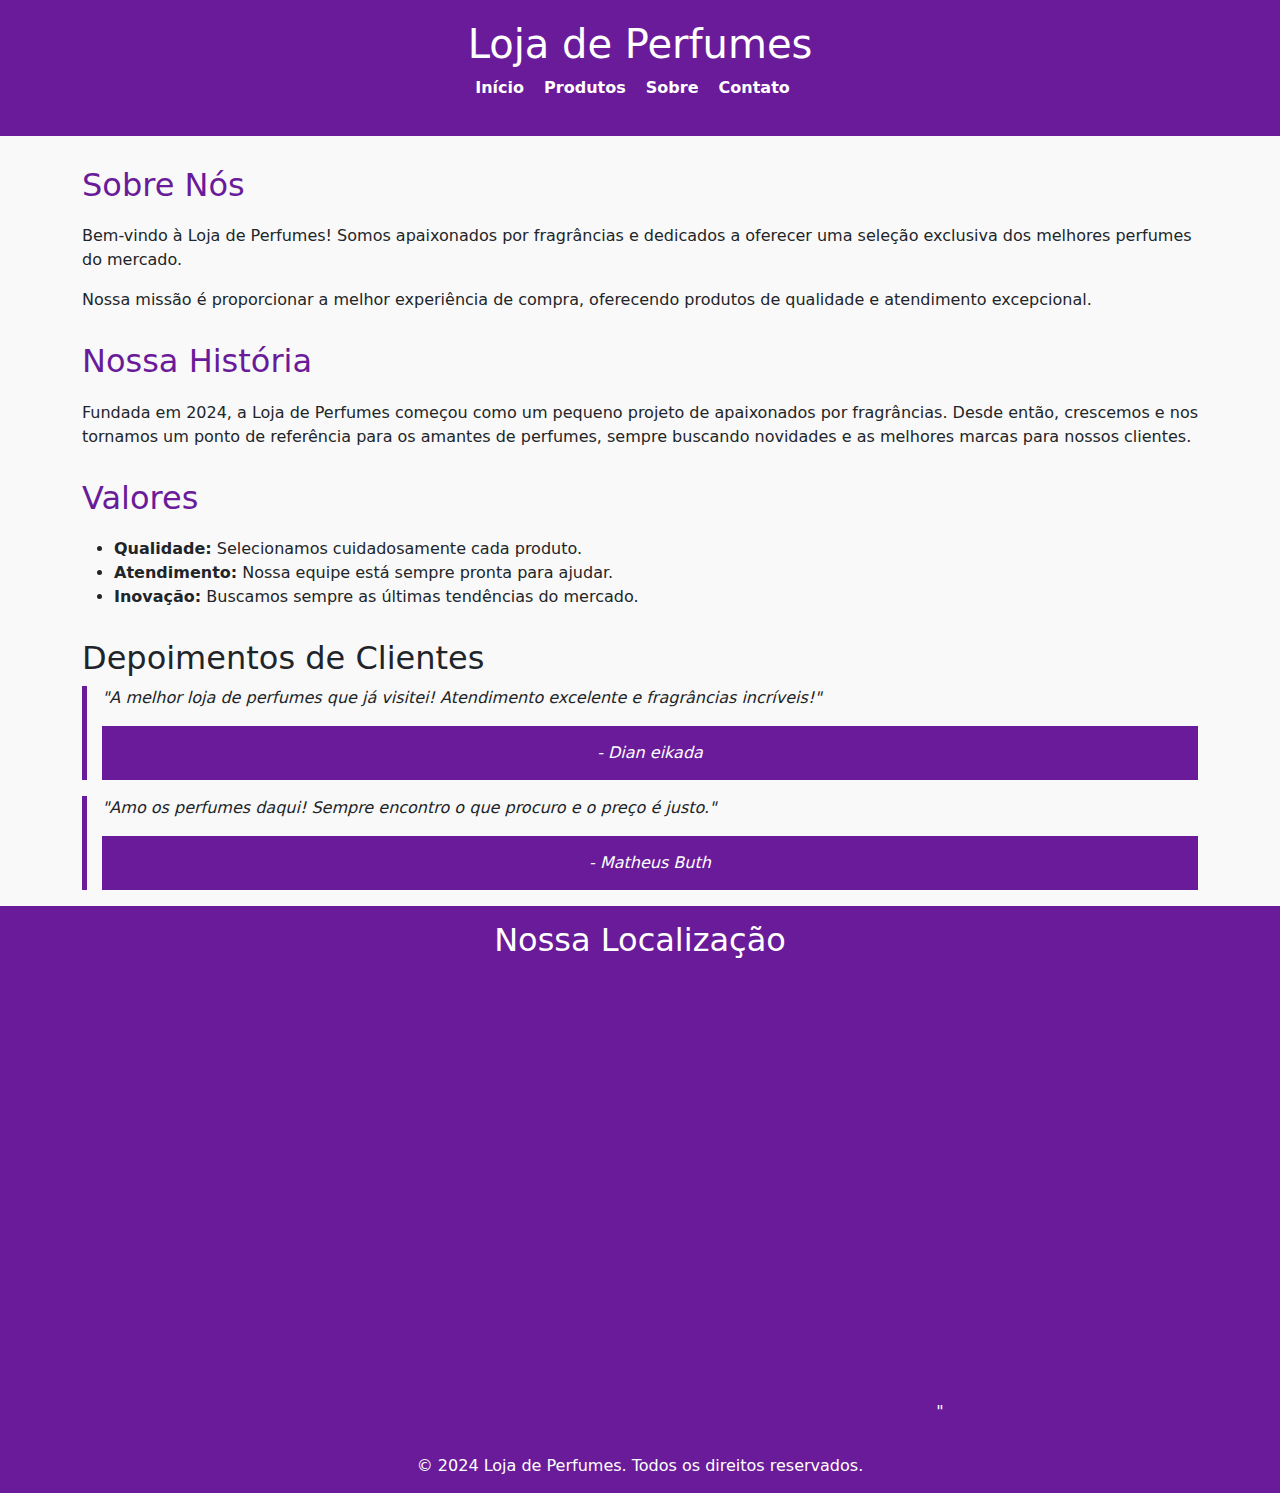
<file: proj_perfume/sobre.html>
<!DOCTYPE html>
<html lang="pt-br">
<head>
    <meta charset="UTF-8">
    <meta name="viewport" content="width=device-width, initial-scale=1.0">
    <title>Sobre - Loja de Perfumes</title>
    <link href="https://cdn.jsdelivr.net/npm/bootstrap@5.3.0-alpha1/dist/css/bootstrap.min.css" rel="stylesheet">
    <style>
        body {
            background-color: #f9f9f9;
        }
        header {
            background-color: #6a1b9a;
            color: white;
            padding: 20px 0;
        }
        header h1 {
            text-align: center;
            font-size: 2.5rem;
        }
        nav ul {
            text-align: center;
            padding: 0;
            list-style: none;
        }
        nav ul li {
            display: inline;
            margin-right: 15px;
        }
        nav ul li a {
            color: white;
            text-decoration: none;
            font-weight: bold;
        }
        .sobre, .historia, .valores, .depoimentos {
            margin-top: 30px;
        }
        .section-title {
            color: #6a1b9a;
            font-size: 2rem;
            margin-bottom: 20px;
        }
        footer {
            background-color: #6a1b9a;
            color: white;
            padding: 15px 0;
            text-align: center;
        }
        footer p {
            margin: 0;
        }
        blockquote {
            font-style: italic;
            border-left: 5px solid #6a1b9a;
            padding-left: 15px;
        }
        .blockquote-footer {
            color: #6a1b9a;
        }
    </style>
</head>
<body>
    <header>
        <div class="container">
            <h1>Loja de Perfumes</h1>
            <nav>
                <ul>
                    <li><a href="index.html">Início</a></li>
                    <li><a href="produtos.html">Produtos</a></li>
                    <li><a href="sobre.html">Sobre</a></li>
                    <li><a href="contato.html">Contato</a></li>
                </ul>
            </nav>
        </div>
    </header>

    <main>
        <section class="sobre container">
            <h2 class="section-title">Sobre Nós</h2>
            <p>Bem-vindo à Loja de Perfumes! Somos apaixonados por fragrâncias e dedicados a oferecer uma seleção exclusiva dos melhores perfumes do mercado.</p>
            <p>Nossa missão é proporcionar a melhor experiência de compra, oferecendo produtos de qualidade e atendimento excepcional.</p>
        </section>

        <section class="historia container">
            <h2 class="section-title">Nossa História</h2>
            <p>Fundada em 2024, a Loja de Perfumes começou como um pequeno projeto de apaixonados por fragrâncias. Desde então, crescemos e nos tornamos um ponto de referência para os amantes de perfumes, sempre buscando novidades e as melhores marcas para nossos clientes.</p>
        </section>

        <section class="valores container">
            <h2 class="section-title">Valores</h2>
            <ul>
                <li><strong>Qualidade:</strong> Selecionamos cuidadosamente cada produto.</li>
                <li><strong>Atendimento:</strong> Nossa equipe está sempre pronta para ajudar.</li>
                <li><strong>Inovação:</strong> Buscamos sempre as últimas tendências do mercado.</li>
            </ul>
        </section>

        <section class="depoimentos">
            <div class="container">
                <h2>Depoimentos de Clientes</h2>
                <blockquote>
                    <p>"A melhor loja de perfumes que já visitei! Atendimento excelente e fragrâncias incríveis!"</p>
                    <footer>- Dian eikada</footer> <!-- Nome do cliente -->
                </blockquote>
                <blockquote>
                    <p>"Amo os perfumes daqui! Sempre encontro o que procuro e o preço é justo."</p>
                    <footer>- Matheus Buth</footer> <!-- Nome do cliente -->
                </blockquote>
            </div>
        </section>

    </main>

    <footer>
        <div class="container">
            <h2>Nossa Localização</h2>
            <!-- Google Maps -->
            <div class="map-container">
                <iframe src="https://www.google.com/maps/embed?pb=!1m18!1m12!1m3!1d30715.745386263574!2d-47.874646780691336!3d-15.77924900747581!2m3!1f0!2f0!3f0!3m2!1i1024!2i768!4f13.1!3m3!1m2!1s0x935a3a46ff7ee93f%3A0xaceeb379d23571b7!2sCEUB!5e0!3m2!1spt-BR!2sbr!4v1729637835652!5m2!1spt-BR!2sbr" 
                width="600" 
                height="450" 
                style="border:0;" 
                allowfullscreen="" 
                loading="lazy" 
                referrerpolicy="no-referrer-when-downgrade">
                </iframe>" 
                    
                </div>
        </div>
    </footer>
    <footer>
        <p>&copy; 2024 Loja de Perfumes. Todos os direitos reservados.</p>
    </footer>

    <script src="https://cdn.jsdelivr.net/npm/bootstrap@5.3.0-alpha1/dist/js/bootstrap.bundle.min.js"></script>
</body>
</html>
</file>
<file: proj_perfume/styles.css>
* {
    margin: 0;
    padding: 0;
    box-sizing: border-box;
}

body {
    font-family: Arial, sans-serif;
    line-height: 1.6;
    background-color: #f8f8f8; /* Cor de fundo suave */
    color: #333;
}

/* Estilo do container */
.container {
    width: 90%;
    max-width: 1200px;
    margin: 0 auto;
}

/* Estilo do cabeçalho */
header {
    background-color: #6a1b9a; /* Cor roxa */
    color: white;
    padding: 20px 0;
}

.bg-primary {
    background-color: #6a1b9a !important; 
}


/* Barra de navegação */
nav ul {
    list-style: none;
    display: flex;
    justify-content: center;
}

nav ul li {
    margin: 0 15px;
}

nav ul li a {
    color: white !important; /* Garantir que a cor seja branca */
    text-decoration: none;
    font-weight: bold;
    font-size: 18px;
    transition: color 0.3s ease;
}

nav ul li a:hover {
    color: #ffeb3b; /* Amarelo */
}

/* Barra de busca */
header .d-flex form {
    display: flex;
    align-items: center;
}

header .d-flex form .form-control {
    max-width: 300px; /* Tamanho da barra de busca */
}

header .d-flex form button {
    background-color: #ffeb3b; /* Amarelo */
    color: #6a1b9a; /* Roxo */
    border: none;
    padding: 8px 16px;
    border-radius: 5px;
    transition: background-color 0.3s ease, transform 0.3s ease;
}

header .d-flex form button:hover {
    background-color: #ffd54f; /* Amarelo mais claro */
    transform: scale(1.05);
}




header h1 {
    text-align: center;
    font-family: 'Playfair Display', serif;
    font-size: 36px;
}

/* Estilo da navegação */
nav ul {
    list-style: none;
    display: flex;
    justify-content: center;
}

nav ul li {
    margin: 0 15px;
}

nav ul li a {
    color: white !important; /* Garantir que a cor seja branca */
    text-decoration: none;
    font-weight: bold;
    font-size: 18px;
    transition: color 0.3s ease;
}

nav ul li a:hover {
    color: #ffeb3b; /* Amarelo */
}

/* Estilo do banner */
.hero {
    background: linear-gradient(135deg, #6a1b9a, #ffeb3b);
    color: white;
    padding: 60px 0;
    text-align: center;
}

.hero h2 {
    font-size: 36px;
    margin-bottom: 10px;
}

.hero p {
    font-size: 18px;
    margin-bottom: 20px;
}

.explore-button {
    background-color: #ffeb3b;
    color: #6a1b9a;
    padding: 10px 20px;
    border: none;
    border-radius: 25px;
    cursor: pointer;
    font-weight: bold;
    transition: background-color 0.3s ease, transform 0.3s ease;
}

.explore-button:hover {
    background-color: #ffd54f;
    transform: scale(1.05);
}

/* Estilo das categorias */
.category-grid {
    display: grid;
    grid-template-columns: repeat(auto-fill, minmax(200px, 1fr));
    gap: 20px;
    margin-top: 40px;
}

.category-item {
    background: white;
    padding: 15px;
    border-radius: 8px;
    text-align: center;
    box-shadow: 0 2px 5px rgba(0, 0, 0, 0.1);
}

.category-item img {
    width: 100%;
    height: 200px; /* Altura fixa para todas as imagens */
    object-fit: cover;
    border-radius: 8px;
}

/* Estilo dos produtos */
.product-grid {
    display: grid;
    grid-template-columns: repeat(auto-fill, minmax(250px, 1fr));
    gap: 20px; /* Espaçamento entre os produtos */
    margin-top: 40px;
}

.product-item {
    background: white;
    padding: 15px;
    border-radius: 8px;
    text-align: center;
    box-shadow: 0 2px 5px rgba(0, 0, 0, 0.1);
}

.product-item img {
    width: 100%;
    height: 250px;
    object-fit: cover;
    border-radius: 8px;
}

/* Estilo dos botões */
/* Estilo para os itens do produto */
.product-item {
    text-align: center; /* Centraliza o conteúdo dentro de cada item de produto */
}

/* Estilo para o container dos botões */
.btn-container {
    display: flex;
    justify-content: center; /* Alinha os botões ao centro */
    margin-top: 10px; /* Espaçamento entre o título e o botão */
}

/* Estilo geral para os botões */
.btn {
    background-color: #6a1b9a; /* Cor de fundo */
    color: white; /* Cor do texto */
    padding: 10px 15px; /* Espaçamento interno do botão */
    text-decoration: none; /* Remove a linha de baixo */
    border-radius: 5px; /* Bordas arredondadas */
    margin-top: 10px; /* Espaçamento superior */
    width: 200px; /* Largura fixa para garantir tamanho uniforme */
    text-align: center; /* Texto centralizado */
    display: inline-block; /* Faz com que o botão ocupe apenas o espaço necessário */
    transition: background-color 0.3s ease, color 0.3s ease, transform 0.3s ease; /* Efeito suave nas mudanças */
}

/* Efeito de hover (quando o mouse passa por cima do botão) */
.btn:hover {
    background-color: #ffeb3b; /* Cor de fundo ao passar o mouse */
    color: #6a1b9a; /* Cor do texto ao passar o mouse */
    transform: scale(1.05); /* Leve aumento no tamanho do botão */
}


/* Alinhamento e estilo dos botões */
.btn-container {
    display: flex;
    justify-content: center; /* Centraliza os botões dentro do container */
    align-items: center; /* Alinha verticalmente os botões */
    margin-top: 10px; /* Espaçamento entre o título e o botão */
}

.btn {
    display: inline-block;
    width: auto; /* Tamanho automático para que o botão não ocupe toda a largura */
    padding: 10px 20px; /* Ajuste no padding para botões mais compactos */
    text-decoration: none;
    text-align: center;
    border-radius: 5px; /* Bordas arredondadas */
    font-weight: bold;
    border: none;
    transition: background-color 0.3s ease;
    margin: 0 5px; /* Margem horizontal entre os botões */
}

.btn:hover {
    background-color: #e09b00; /* Cor ao passar o mouse */
}



/* Estilo do rodapé */
footer {
    background-color: #6a1b9a;
    color: white;
    text-align: center;
    padding: 20px 0;
    margin-top: 20px;
}

footer p {
    margin-bottom: 0;
}

/* Estilo das imagens nas categorias */
.category-item img, .promo-item img {
    width: 100%;
    height: 200px; /* Altura fixa para todas as imagens */
    object-fit: cover; /* Faz com que as imagens se ajustem ao espaço sem distorção */
    border-radius: 8px;
}

/* Ajuste das imagens na seção de promoções */
.promo-grid {
    display: grid;
    grid-template-columns: repeat(auto-fill, minmax(200px, 1fr));
    gap: 20px;
}

.promo-item {
    background: white;
    padding: 15px;
    border-radius: 8px;
    text-align: center;
    box-shadow: 0 2px 5px rgba(0, 0, 0, 0.1);
}

.promo-item img {
    width: 100%;
    height: 200px; /* Garante a consistência no tamanho */
    object-fit: cover;
    border-radius: 8px;
}

/* Estilo do formulário */
form {
    display: flex;
    flex-direction: column;
    gap: 15px;
    margin-top: 20px;
}

form label {
    font-weight: bold;
    color: #6a1b9a;
}

form input, form textarea {
    padding: 10px;
    border: 1px solid #ccc;
    border-radius: 5px;
    font-size: 16px;
}

form input:focus, form textarea:focus {
    border-color: #6a1b9a;
    outline: none;
}

form button {
    background-color: #6a1b9a;
    color: white;
    padding: 10px 20px;
    border: none;
    border-radius: 5px;
    font-weight: bold;
    cursor: pointer;
    transition: background-color 0.3s ease;
}

form button:hover {
    background-color: #ffeb3b;
    color: #6a1b9a;
}

/* Estilo das informações de contato */
.contact-info p {
    font-size: 18px;
    margin: 10px 0;
    color: #333;
}

/* Estilo das redes sociais */
.social-media {
    list-style: none;
    display: flex;
    justify-content: center;
    gap: 20px;
}

.social-media li img {
    width: 40px;
    height: 40px;
    transition: transform 0.3s ease;
}

.social-media li img:hover {
    transform: scale(1.1);
}

/* Responsividade para telas menores */
@media (max-width: 768px) {
    form {
        width: 100%;
    }

    .social-media {
        flex-direction: column;
        align-items: center;
    }
}

html, body {
    height: 100%;
}

body {
    display: flex;
    flex-direction: column;
}

main {
    flex: 1; /* Garante que o conteúdo principal ocupe o espaço necessário */
}

footer {
    background-color: #6a1b9a;
    color: white;
    text-align: center;
    padding: 20px 0;
    margin-top: 20px;
    position: relative;
    bottom: 0;
    width: 100%;
}
</file>
